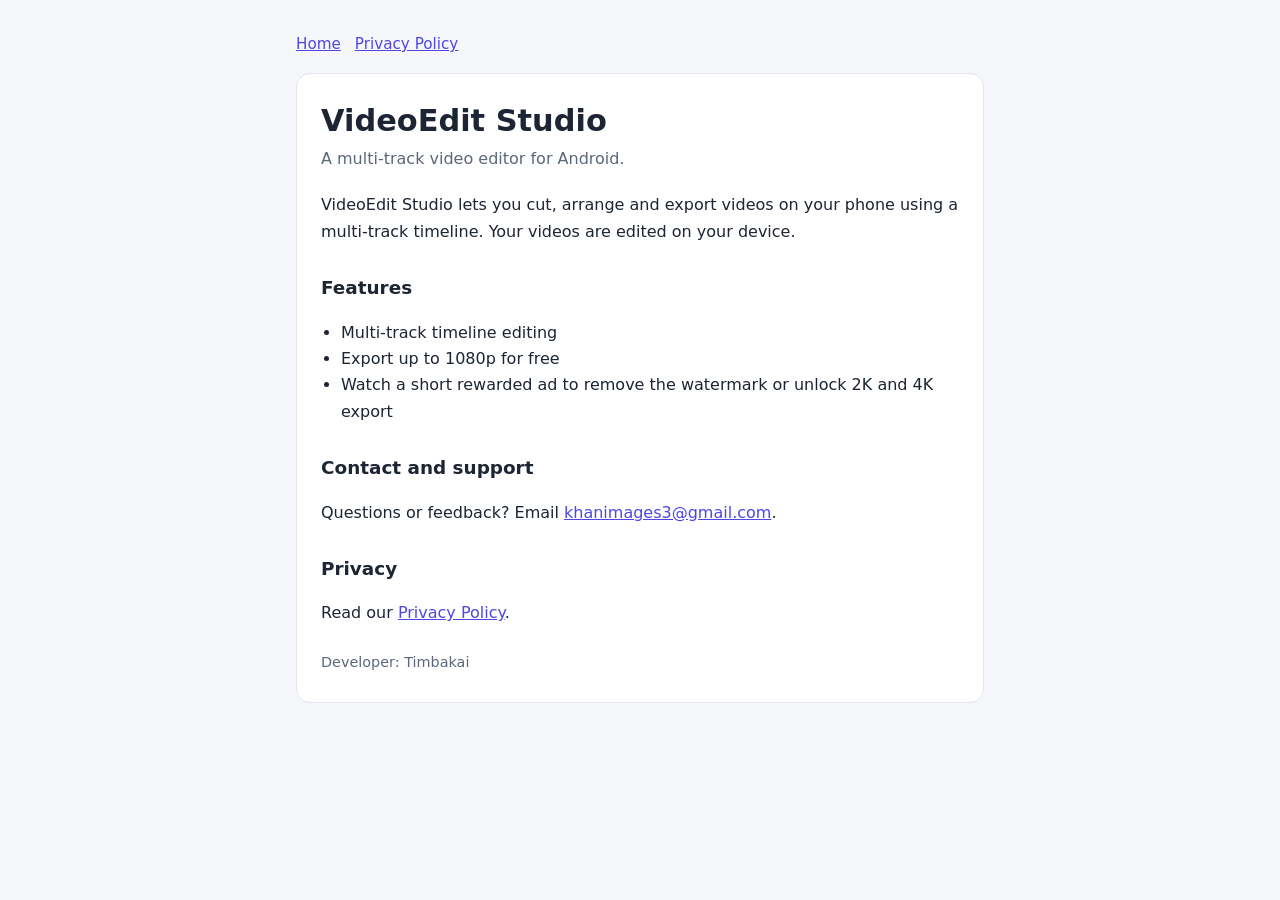
<file: index.html>
<!doctype html>
<html lang="en">
<head>
<meta charset="utf-8">
<meta name="viewport" content="width=device-width,initial-scale=1">
<title>VideoEdit Studio</title>
<meta name="description" content="VideoEdit Studio is a multi-track video editor for Android.">
<link rel="stylesheet" href="style.css">
</head>
<body>
<div class="wrap">
  <nav><a href="index.html">Home</a><a href="privacy.html">Privacy Policy</a></nav>
  <div class="card">
    <h1>VideoEdit Studio</h1>
    <p class="sub">A multi-track video editor for Android.</p>
    <p>VideoEdit Studio lets you cut, arrange and export videos on your phone using a multi-track timeline. Your videos are edited on your device.</p>
    <h2>Features</h2>
    <ul>
      <li>Multi-track timeline editing</li>
      <li>Export up to 1080p for free</li>
      <li>Watch a short rewarded ad to remove the watermark or unlock 2K and 4K export</li>
    </ul>
    <h2>Contact and support</h2>
    <p>Questions or feedback? Email <a href="mailto:khanimages3@gmail.com">khanimages3@gmail.com</a>.</p>
    <h2>Privacy</h2>
    <p>Read our <a href="privacy.html">Privacy Policy</a>.</p>
    <footer>Developer: Timbakai</footer>
  </div>
</div>
</body>
</html>
</file>
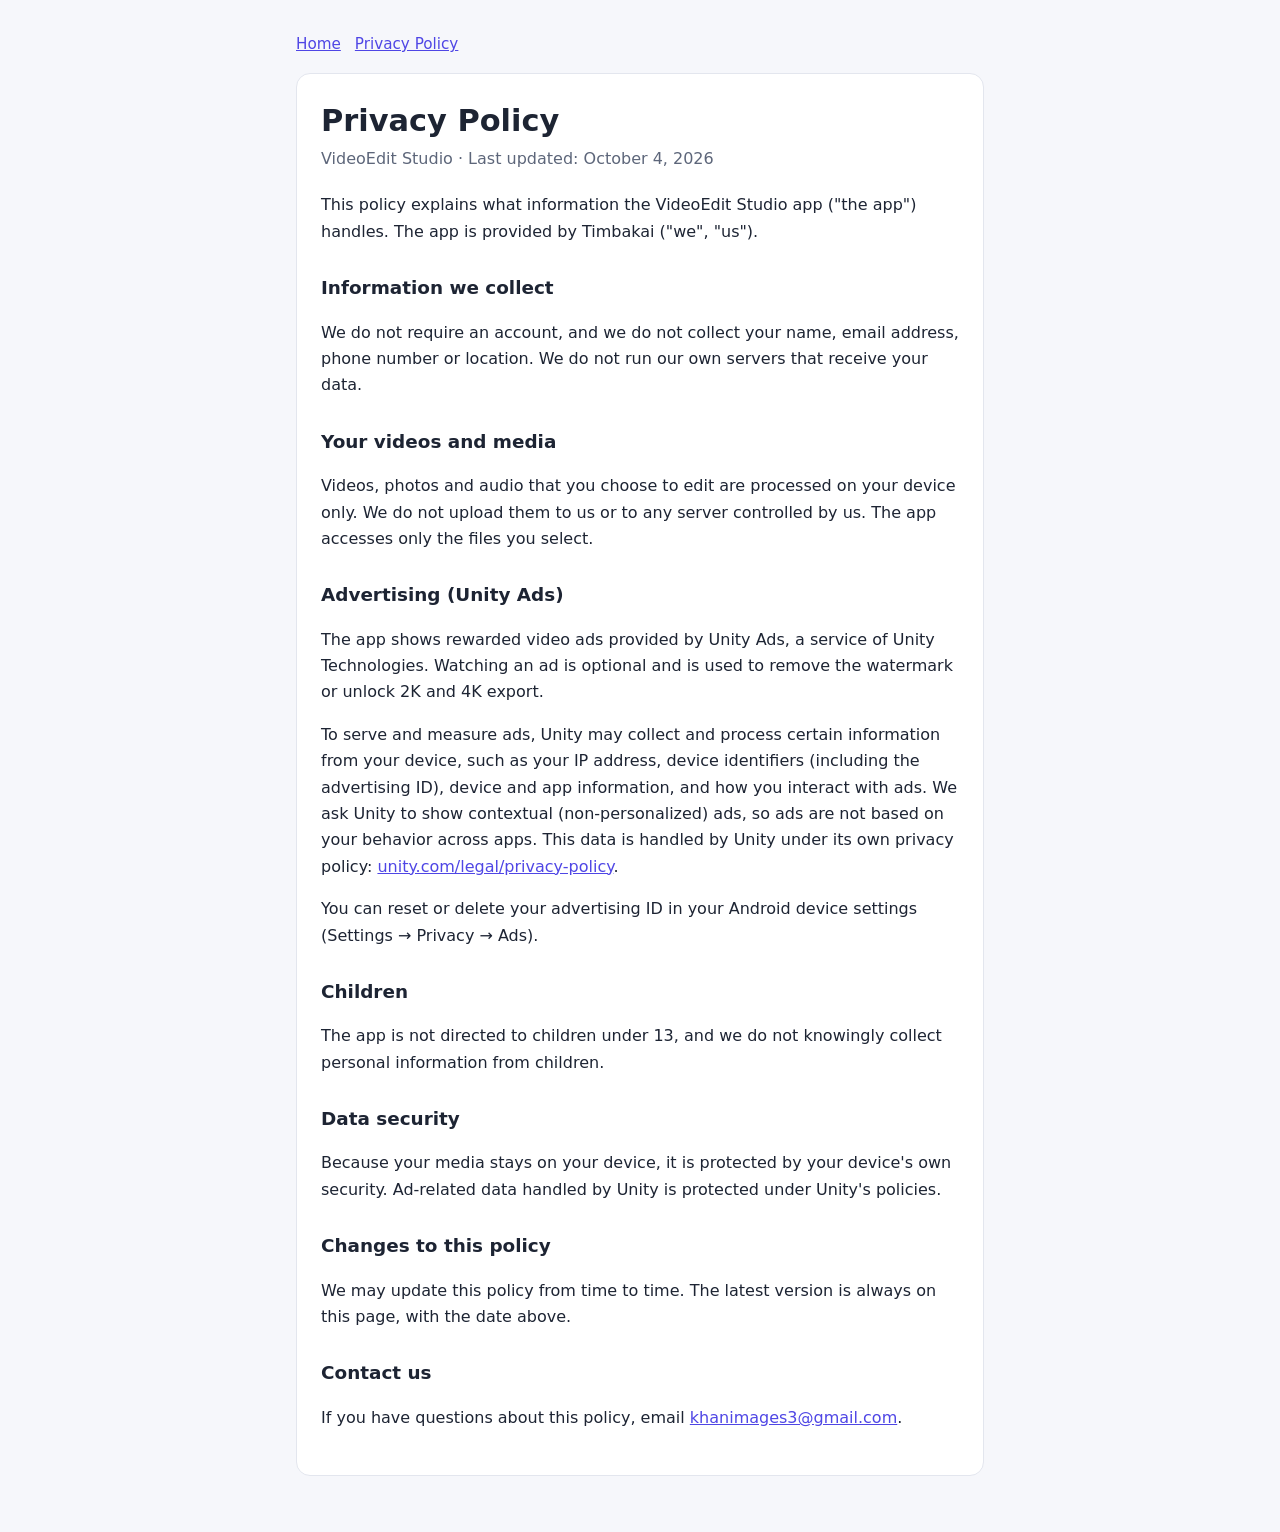
<file: privacy.html>
<!doctype html>
<html lang="en">
<head>
<meta charset="utf-8">
<meta name="viewport" content="width=device-width,initial-scale=1">
<title>Privacy Policy - VideoEdit Studio</title>
<link rel="stylesheet" href="style.css">
</head>
<body>
<div class="wrap">
  <nav><a href="index.html">Home</a><a href="privacy.html">Privacy Policy</a></nav>
  <div class="card">
    <h1>Privacy Policy</h1>
    <p class="sub">VideoEdit Studio &middot; Last updated: October 4, 2026</p>

    <p>This policy explains what information the VideoEdit Studio app ("the app") handles. The app is provided by Timbakai ("we", "us").</p>

    <h2>Information we collect</h2>
    <p>We do not require an account, and we do not collect your name, email address, phone number or location. We do not run our own servers that receive your data.</p>

    <h2>Your videos and media</h2>
    <p>Videos, photos and audio that you choose to edit are processed on your device only. We do not upload them to us or to any server controlled by us. The app accesses only the files you select.</p>

    <h2>Advertising (Unity Ads)</h2>
    <p>The app shows rewarded video ads provided by Unity Ads, a service of Unity Technologies. Watching an ad is optional and is used to remove the watermark or unlock 2K and 4K export.</p>
    <p>To serve and measure ads, Unity may collect and process certain information from your device, such as your IP address, device identifiers (including the advertising ID), device and app information, and how you interact with ads. We ask Unity to show contextual (non-personalized) ads, so ads are not based on your behavior across apps. This data is handled by Unity under its own privacy policy: <a href="https://unity.com/legal/privacy-policy" rel="noopener">unity.com/legal/privacy-policy</a>.</p>
    <p>You can reset or delete your advertising ID in your Android device settings (Settings &rarr; Privacy &rarr; Ads).</p>

    <h2>Children</h2>
    <p>The app is not directed to children under 13, and we do not knowingly collect personal information from children.</p>

    <h2>Data security</h2>
    <p>Because your media stays on your device, it is protected by your device's own security. Ad-related data handled by Unity is protected under Unity's policies.</p>

    <h2>Changes to this policy</h2>
    <p>We may update this policy from time to time. The latest version is always on this page, with the date above.</p>

    <h2>Contact us</h2>
    <p>If you have questions about this policy, email <a href="mailto:khanimages3@gmail.com">khanimages3@gmail.com</a>.</p>
  </div>
</div>
</body>
</html>
</file>
<file: style.css>
:root{--bg:#f6f7fb;--card:#fff;--text:#1d2433;--muted:#5d667a;--accent:#4f46e5;--line:#e3e6ee}
@media (prefers-color-scheme:dark){:root{--bg:#10131c;--card:#181c28;--text:#e8eaf2;--muted:#98a1b8;--accent:#8b86ff;--line:#2a3042}}
*{box-sizing:border-box}
body{margin:0;background:var(--bg);color:var(--text);font:16px/1.65 system-ui,-apple-system,"Segoe UI",Roboto,sans-serif}
.wrap{max-width:720px;margin:0 auto;padding:32px 16px 56px}
.card{background:var(--card);border:1px solid var(--line);border-radius:14px;padding:28px 24px}
h1{margin:0 0 6px;font-size:1.9rem;line-height:1.25}
h2{margin:28px 0 8px;font-size:1.15rem}
p,li{color:var(--text)}
.sub{color:var(--muted);margin:0 0 20px}
ul{padding-left:20px}
a{color:var(--accent)}
nav{margin-bottom:16px;font-size:.95rem}
nav a{margin-right:14px}
footer{margin-top:24px;color:var(--muted);font-size:.9rem}
</file>
